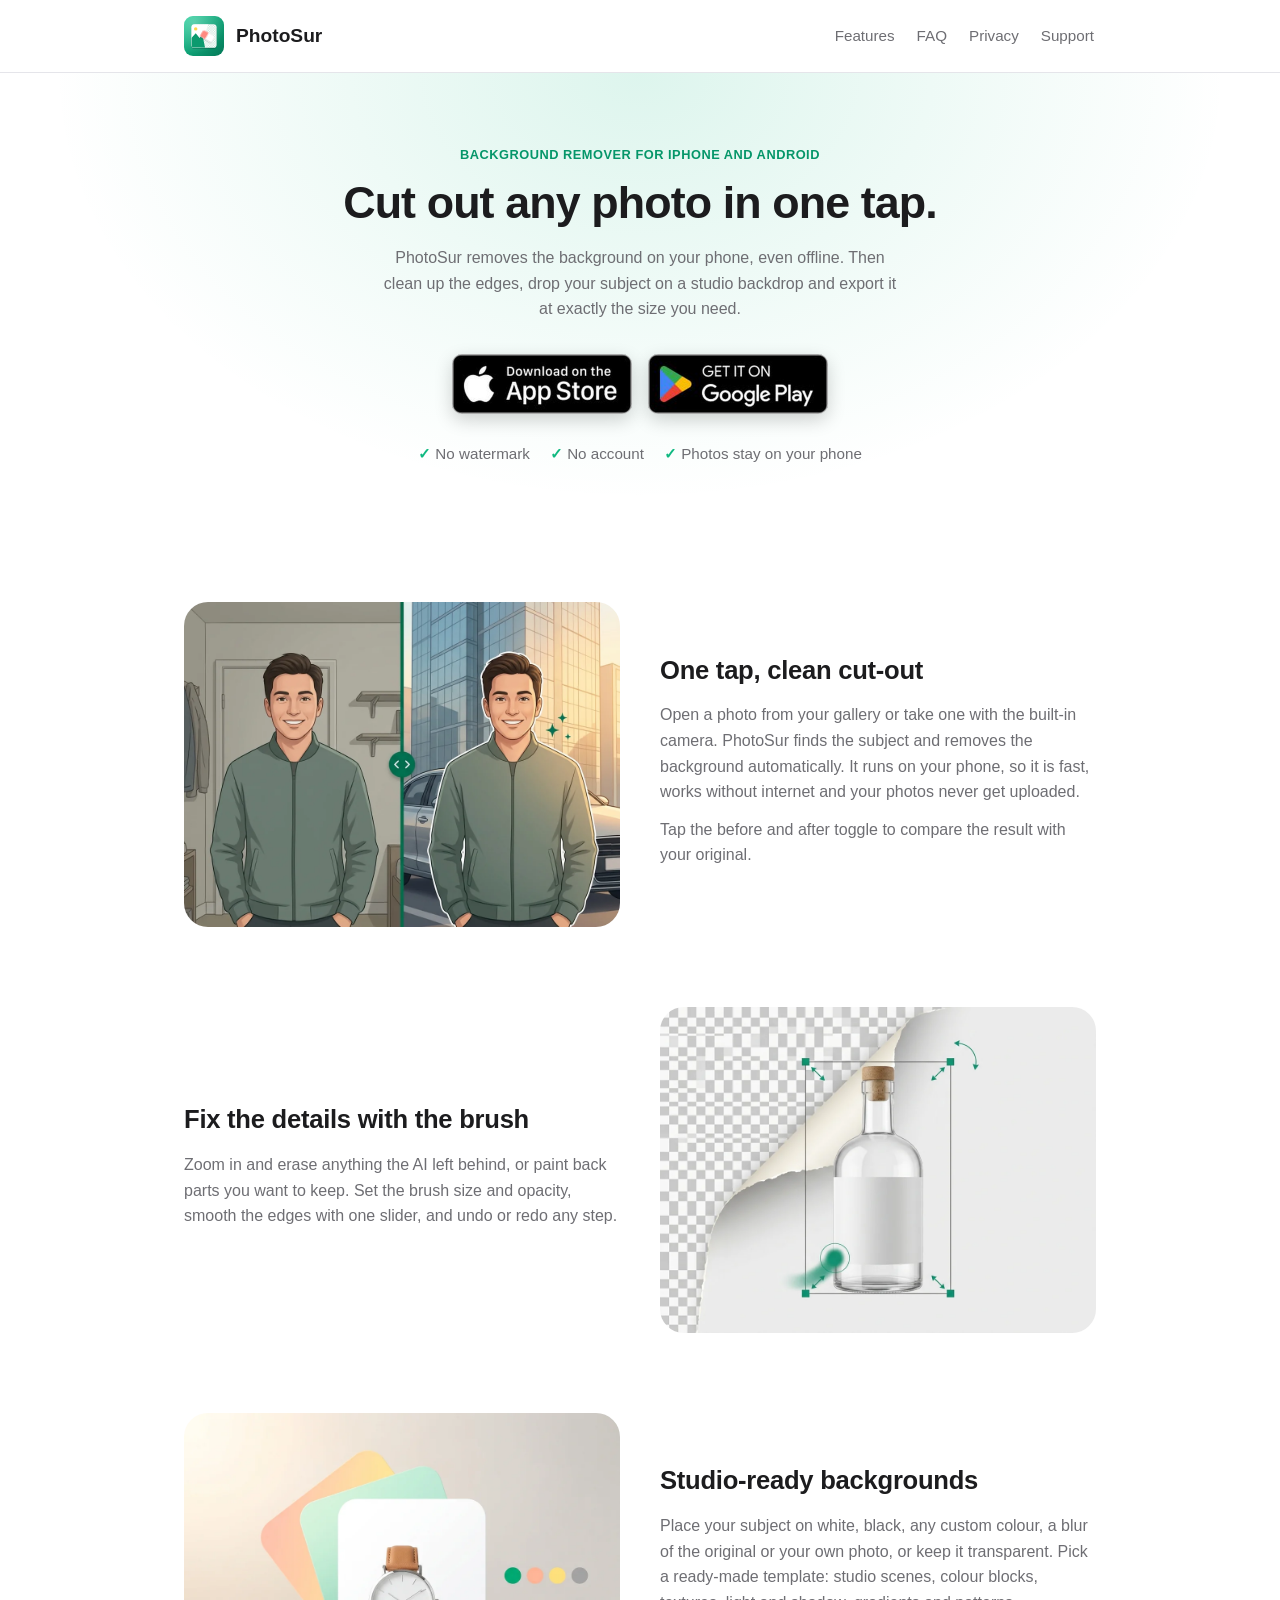
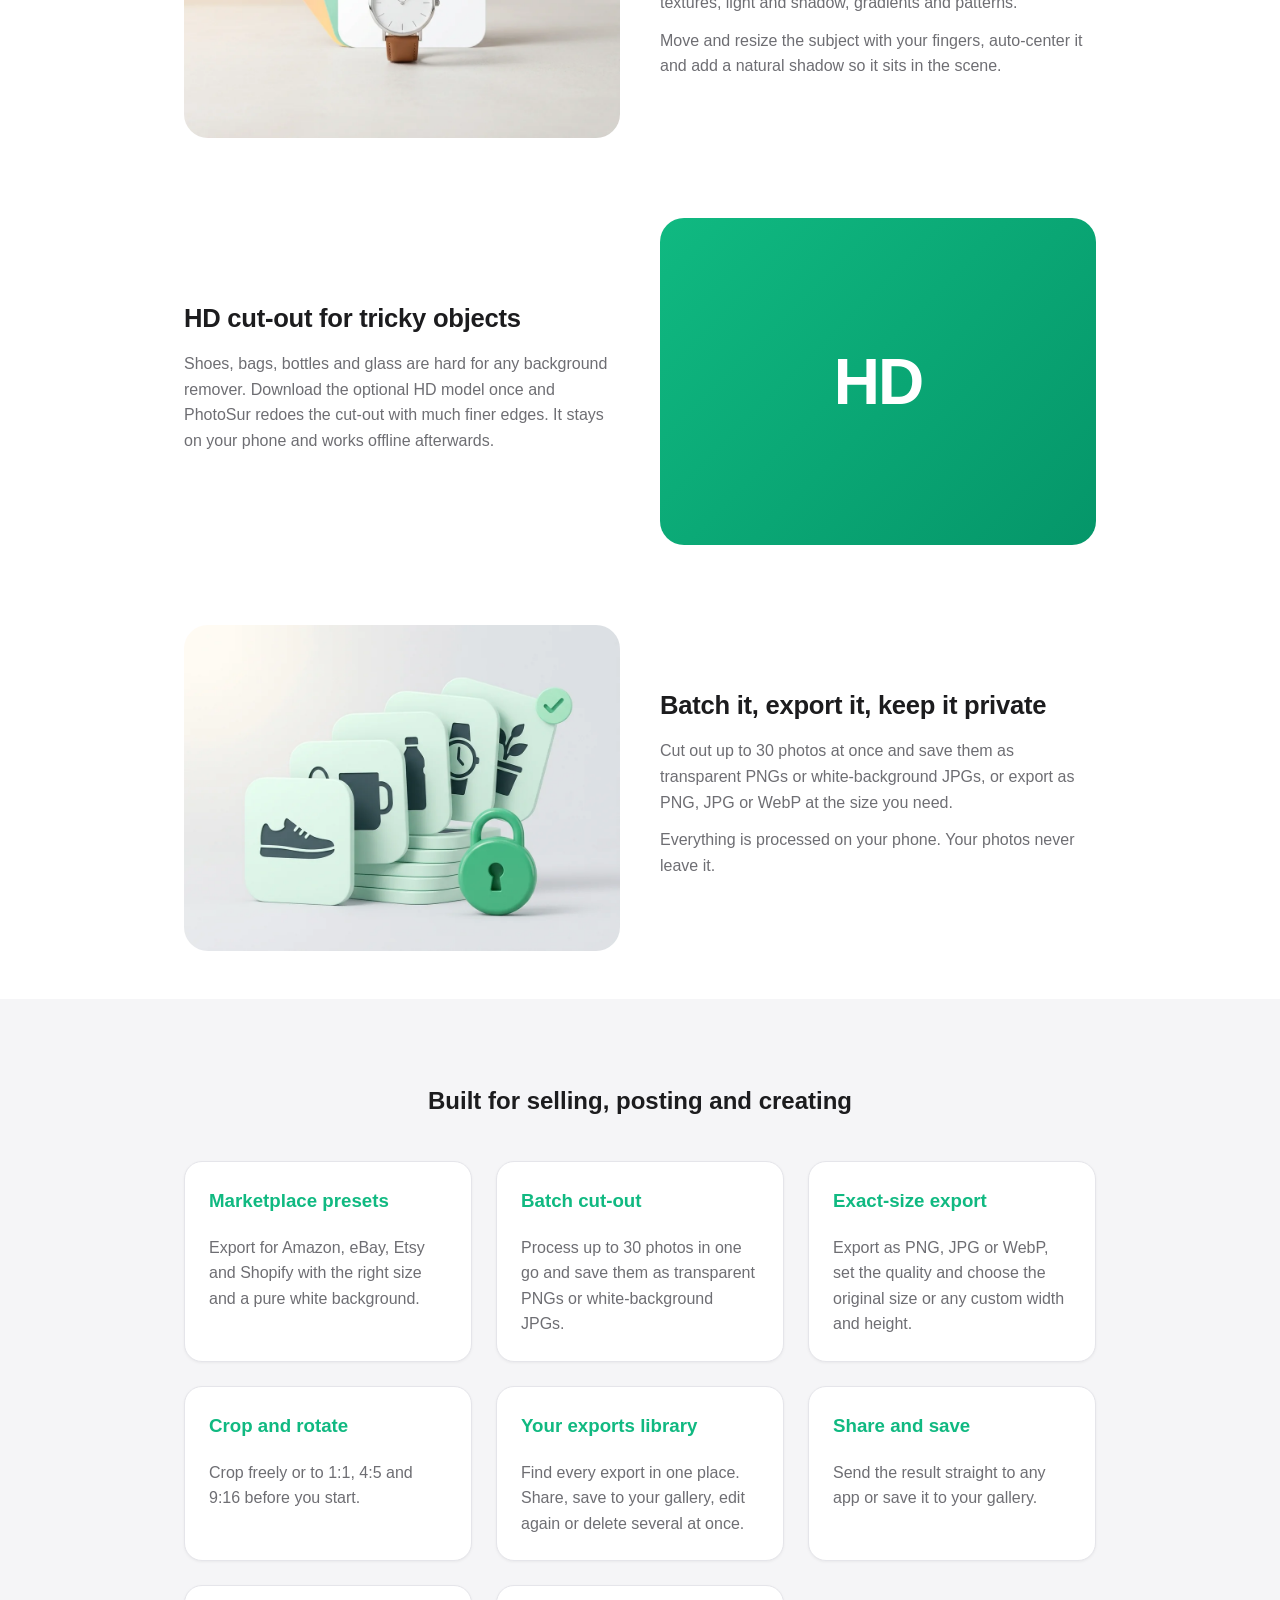
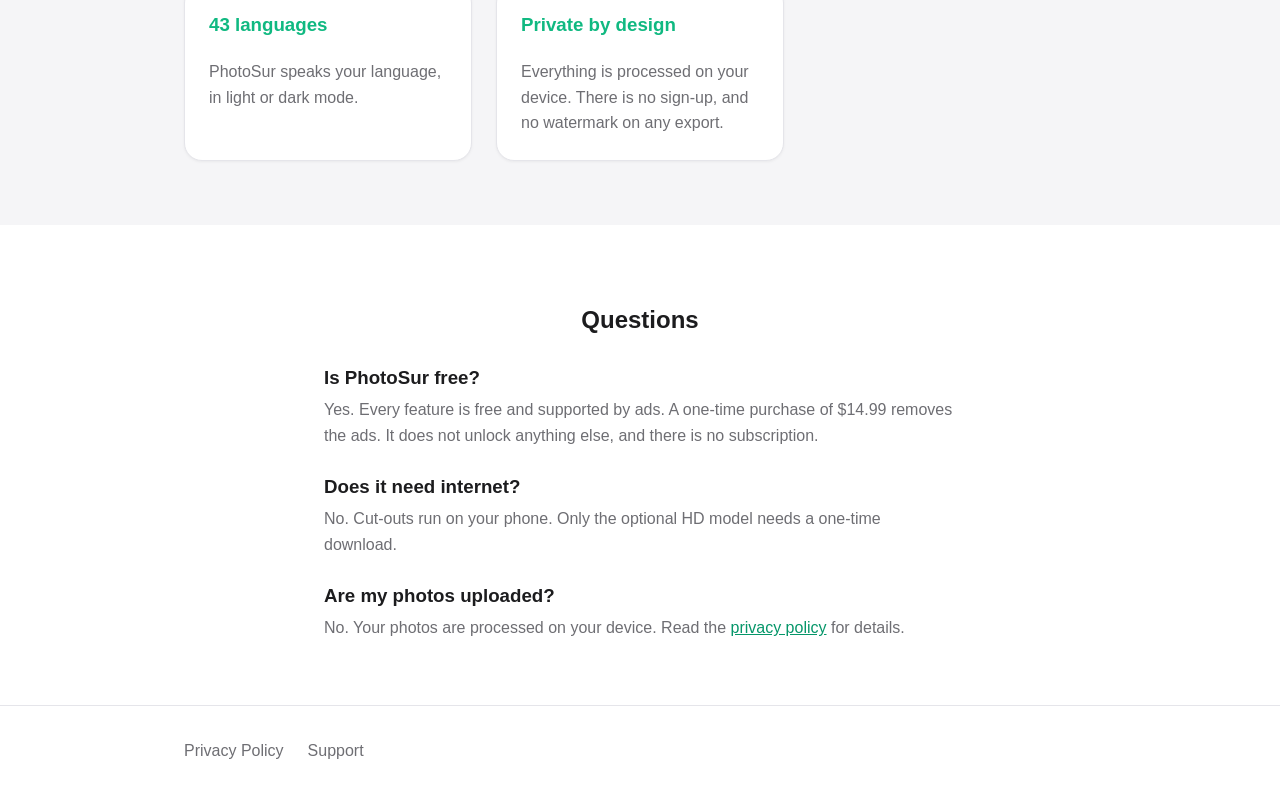
<file: website/index.html>
<!DOCTYPE html>
<html lang="en">
<head>
  <meta charset="UTF-8" />
  <meta name="viewport" content="width=device-width, initial-scale=1.0" />
  <title>PhotoSur — Remove Photo Backgrounds in One Tap</title>
  <meta name="description" content="PhotoSur removes the background from any photo in one tap, on your phone and offline. Fix edges with the brush, add studio backgrounds, cut out 30 photos at once and export to marketplace sizes. No watermark, no account." />
  <link rel="stylesheet" href="style.css" />
</head>
<body>
  <header class="site-header">
    <div class="container">
      <a class="brand-link" href="index.html" aria-label="PhotoSur home">
        <img src="assets/logo.svg" alt="PhotoSur logo" class="logo" width="40" height="40" />
        <span class="brand">PhotoSur</span>
      </a>
      <nav class="site-nav" aria-label="Main">
        <a href="index.html#features">Features</a>
        <a href="index.html#faq">FAQ</a>
        <a href="privacy.html">Privacy</a>
        <a href="support.html">Support</a>
      </nav>
    </div>
  </header>

  <main>
    <section class="hero">
      <div class="container">
        <p class="eyebrow">Background remover for iPhone and Android</p>
        <h1>Cut out any photo in one tap.</h1>
        <p class="subhead">
          PhotoSur removes the background on your phone, even offline. Then clean up the
          edges, drop your subject on a studio backdrop and export it at exactly the size
          you need.
        </p>
        <div class="store-buttons">
          <!-- Google Play link is live-ready (uses the app's package ID and
               starts working as soon as the listing is published). The App
               Store link stays a placeholder until the iOS listing exists
               (iOS App Store ID pending). -->
          <a href="[YOUR_APP_STORE_URL]" class="store-badge" aria-label="Download PhotoSur on the App Store"><img src="assets/badge-app-store.png" alt="Download on the App Store" width="180" height="60" /></a>
          <a href="https://play.google.com/store/apps/details?id=com.zdmgold.photosur" class="store-badge" aria-label="Get PhotoSur on Google Play"><img src="assets/badge-google-play.png" alt="Get it on Google Play" width="180" height="60" /></a>
        </div>
        <ul class="trust">
          <li>No watermark</li>
          <li>No account</li>
          <li>Photos stay on your phone</li>
        </ul>
      </div>
    </section>

    <section class="showcase" id="features">
      <div class="container">
        <article class="row">
          <img src="assets/feature-auto.webp" alt="A person photographed in a small room, split with the same person in front of a city street and a car: the background swapped in one tap" width="1080" height="806" loading="lazy" />
          <div>
            <h2>One tap, clean cut-out</h2>
            <p>Open a photo from your gallery or take one with the built-in camera. PhotoSur finds the subject and removes the background automatically. It runs on your phone, so it is fast, works without internet and your photos never get uploaded.</p>
            <p>Tap the before and after toggle to compare the result with your original.</p>
          </div>
        </article>

        <article class="row reverse">
          <img src="assets/feature-manual.webp" alt="A glass bottle being cut out, with a brush tool and crop handles around it" width="1080" height="806" loading="lazy" />
          <div>
            <h2>Fix the details with the brush</h2>
            <p>Zoom in and erase anything the AI left behind, or paint back parts you want to keep. Set the brush size and opacity, smooth the edges with one slider, and undo or redo any step.</p>
          </div>
        </article>

        <article class="row">
          <img src="assets/feature-studio.webp" alt="A wristwatch on a white card in front of colourful background choices" width="1080" height="806" loading="lazy" />
          <div>
            <h2>Studio-ready backgrounds</h2>
            <p>Place your subject on white, black, any custom colour, a blur of the original or your own photo, or keep it transparent. Pick a ready-made template: studio scenes, colour blocks, textures, light and shadow, gradients and patterns.</p>
            <p>Move and resize the subject with your fingers, auto-center it and add a natural shadow so it sits in the scene.</p>
          </div>
        </article>

        <article class="row reverse">
          <div class="row-icon" aria-hidden="true">HD</div>
          <div>
            <h2>HD cut-out for tricky objects</h2>
            <p>Shoes, bags, bottles and glass are hard for any background remover. Download the optional HD model once and PhotoSur redoes the cut-out with much finer edges. It stays on your phone and works offline afterwards.</p>
          </div>
        </article>

        <article class="row">
          <img src="assets/feature-batch.webp" alt="A stack of product photo cards with a padlock, for batch cut-outs that stay private" width="1080" height="806" loading="lazy" />
          <div>
            <h2>Batch it, export it, keep it private</h2>
            <p>Cut out up to 30 photos at once and save them as transparent PNGs or white-background JPGs, or export as PNG, JPG or WebP at the size you need.</p>
            <p>Everything is processed on your phone. Your photos never leave it.</p>
          </div>
        </article>
      </div>
    </section>

    <section class="features">
      <div class="container">
        <h2>Built for selling, posting and creating</h2>
        <div class="feature-grid">
          <div class="feature"><h3>Marketplace presets</h3><p>Export for Amazon, eBay, Etsy and Shopify with the right size and a pure white background.</p></div>
          <div class="feature"><h3>Batch cut-out</h3><p>Process up to 30 photos in one go and save them as transparent PNGs or white-background JPGs.</p></div>
          <div class="feature"><h3>Exact-size export</h3><p>Export as PNG, JPG or WebP, set the quality and choose the original size or any custom width and height.</p></div>
          <div class="feature"><h3>Crop and rotate</h3><p>Crop freely or to 1:1, 4:5 and 9:16 before you start.</p></div>
          <div class="feature"><h3>Your exports library</h3><p>Find every export in one place. Share, save to your gallery, edit again or delete several at once.</p></div>
          <div class="feature"><h3>Share and save</h3><p>Send the result straight to any app or save it to your gallery.</p></div>
          <div class="feature"><h3>43 languages</h3><p>PhotoSur speaks your language, in light or dark mode.</p></div>
          <div class="feature"><h3>Private by design</h3><p>Everything is processed on your device. There is no sign-up, and no watermark on any export.</p></div>
        </div>
      </div>
    </section>

    <section class="faq" id="faq">
      <div class="container">
        <h2>Questions</h2>
        <h3>Is PhotoSur free?</h3>
        <p>Yes. Every feature is free and supported by ads. A one-time purchase of $14.99 removes the ads. It does not unlock anything else, and there is no subscription.</p>
        <h3>Does it need internet?</h3>
        <p>No. Cut-outs run on your phone. Only the optional HD model needs a one-time download.</p>
        <h3>Are my photos uploaded?</h3>
        <p>No. Your photos are processed on your device. Read the <a href="privacy.html">privacy policy</a> for details.</p>
      </div>
    </section>
  </main>

  <footer class="site-footer">
    <div class="container">
      <a href="privacy.html">Privacy Policy</a>
      <a href="support.html">Support</a>
    </div>
  </footer>
</body>
</html>
</file>
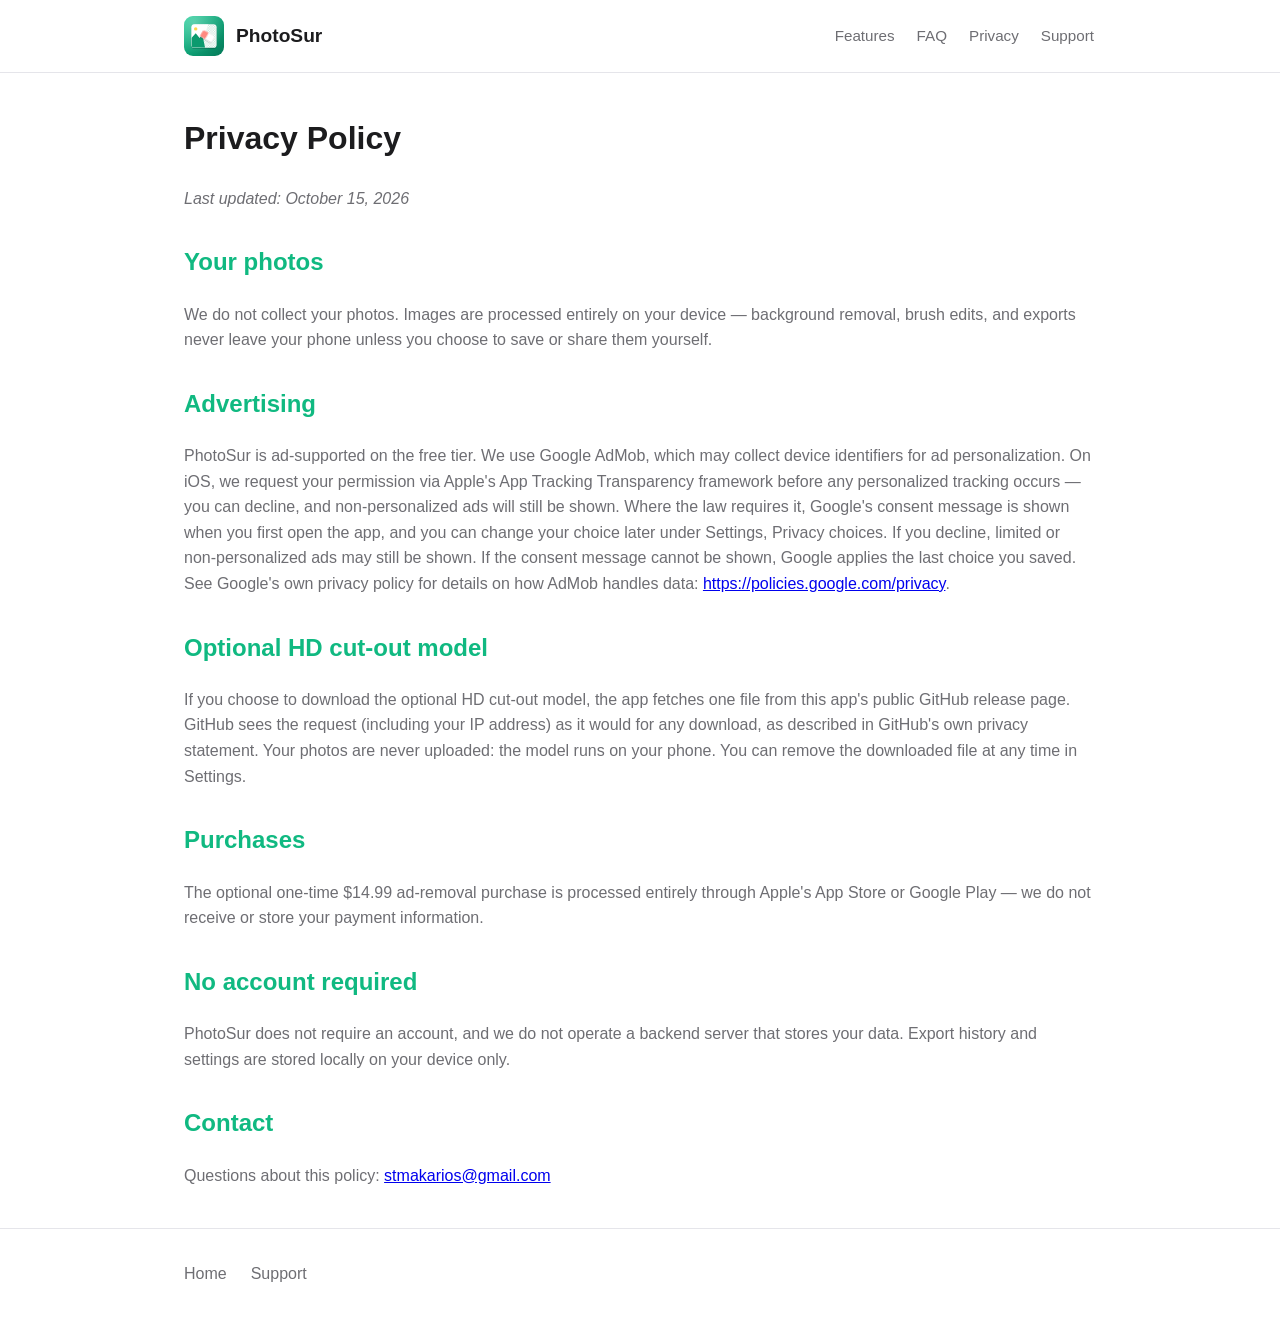
<file: website/privacy.html>
<!DOCTYPE html>
<html lang="en">
<head>
  <meta charset="UTF-8" />
  <meta name="viewport" content="width=device-width, initial-scale=1.0" />
  <title>Privacy Policy — PhotoSur</title>
  <link rel="stylesheet" href="style.css" />
</head>
<body>
  <header class="site-header">
    <div class="container">
      <a class="brand-link" href="index.html" aria-label="PhotoSur home">
        <img src="assets/logo.svg" alt="PhotoSur logo" class="logo" width="40" height="40" />
        <span class="brand">PhotoSur</span>
      </a>
      <nav class="site-nav" aria-label="Main">
        <a href="index.html#features">Features</a>
        <a href="index.html#faq">FAQ</a>
        <a href="privacy.html">Privacy</a>
        <a href="support.html">Support</a>
      </nav>
    </div>
  </header>

  <main class="container legal">
    <h1>Privacy Policy</h1>
    <p><em>Last updated: October 15, 2026</em></p>

    <h2>Your photos</h2>
    <p>
      We do not collect your photos. Images are processed entirely on
      your device — background removal, brush edits, and exports never
      leave your phone unless you choose to save or share them yourself.
    </p>

    <h2>Advertising</h2>
    <p>
      PhotoSur is ad-supported on the free tier. We use Google
      AdMob, which may collect device identifiers for ad personalization.
      On iOS, we request your permission via Apple's App Tracking
      Transparency framework before any personalized tracking occurs —
      you can decline, and non-personalized ads will still be shown.
      Where the law requires it, Google's consent message is shown when
      you first open the app, and you can change your choice later under
      Settings, Privacy choices. If you decline, limited or
      non-personalized ads may still be shown. If the consent message
      cannot be shown, Google applies the last choice you saved.
      See Google's own privacy policy for details on how AdMob handles
      data: <a href="https://policies.google.com/privacy">https://policies.google.com/privacy</a>.
    </p>

    <h2>Optional HD cut-out model</h2>
    <p>
      If you choose to download the optional HD cut-out model, the app
      fetches one file from this app's public GitHub release page. GitHub
      sees the request (including your IP address) as it would for any
      download, as described in GitHub's own privacy statement. Your photos
      are never uploaded: the model runs on your phone. You can remove the
      downloaded file at any time in Settings.
    </p>

    <h2>Purchases</h2>
    <p>
      The optional one-time $14.99 ad-removal purchase is processed
      entirely through Apple's App Store or Google Play — we do not
      receive or store your payment information.
    </p>

    <h2>No account required</h2>
    <p>
      PhotoSur does not require an account, and we do not operate
      a backend server that stores your data. Export history and
      settings are stored locally on your device only.
    </p>

    <h2>Contact</h2>
    <p>
      Questions about this policy: <a href="mailto:stmakarios@gmail.com">stmakarios@gmail.com</a>
    </p>
  </main>

  <footer class="site-footer">
    <div class="container">
      <a href="index.html">Home</a>
      <a href="support.html">Support</a>
    </div>
  </footer>
</body>
</html>
</file>
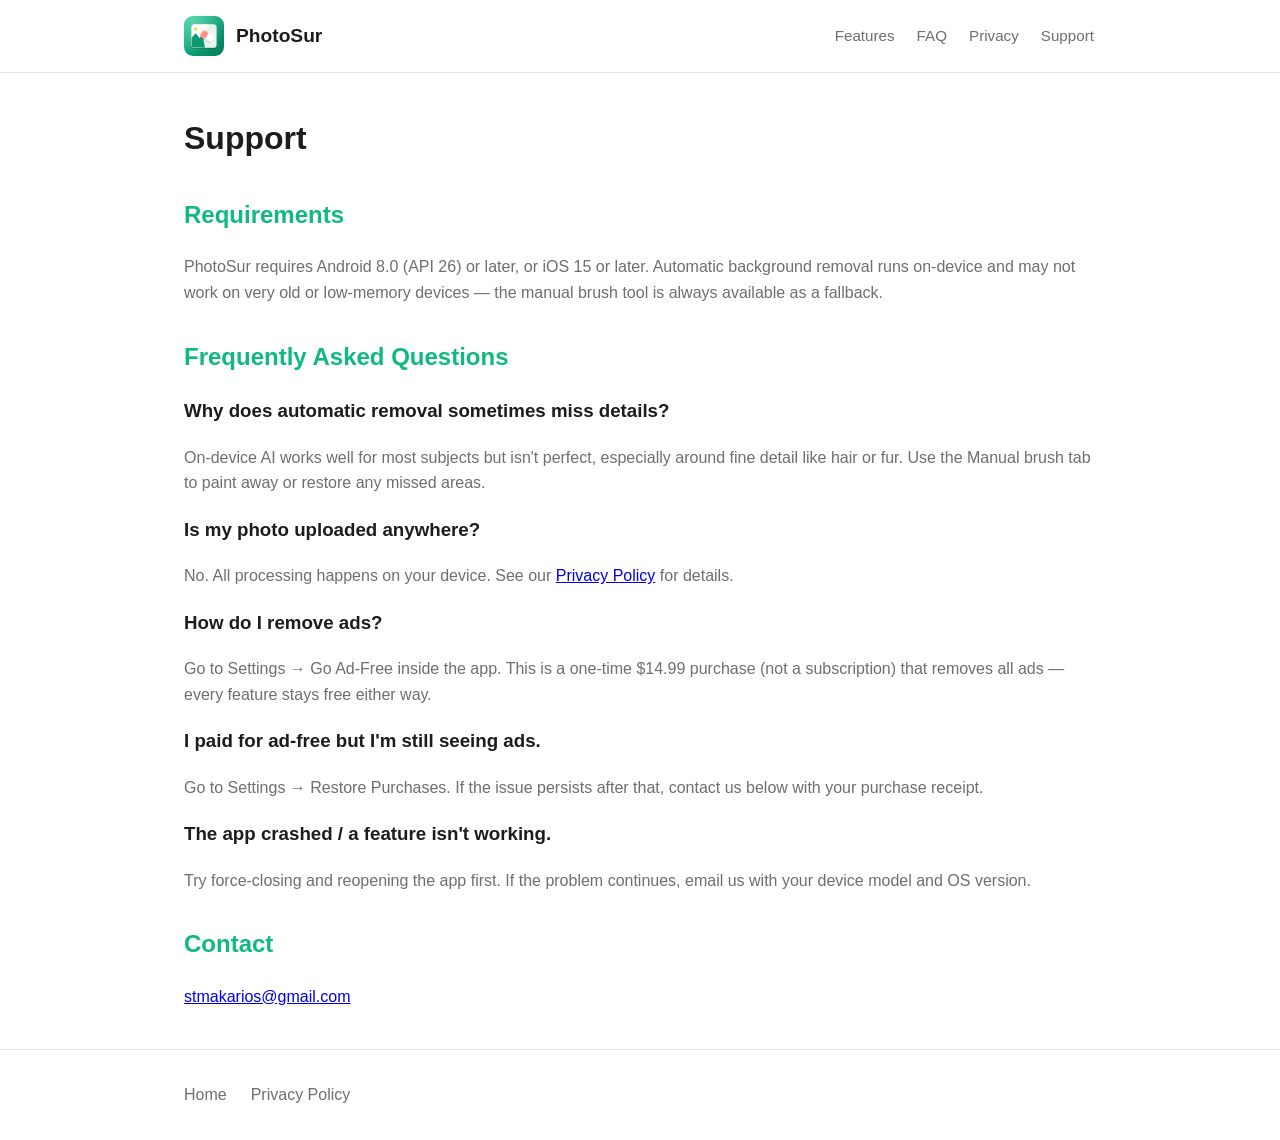
<file: website/support.html>
<!DOCTYPE html>
<html lang="en">
<head>
  <meta charset="UTF-8" />
  <meta name="viewport" content="width=device-width, initial-scale=1.0" />
  <title>Support — PhotoSur</title>
  <link rel="stylesheet" href="style.css" />
</head>
<body>
  <header class="site-header">
    <div class="container">
      <a class="brand-link" href="index.html" aria-label="PhotoSur home">
        <img src="assets/logo.svg" alt="PhotoSur logo" class="logo" width="40" height="40" />
        <span class="brand">PhotoSur</span>
      </a>
      <nav class="site-nav" aria-label="Main">
        <a href="index.html#features">Features</a>
        <a href="index.html#faq">FAQ</a>
        <a href="privacy.html">Privacy</a>
        <a href="support.html">Support</a>
      </nav>
    </div>
  </header>

  <main class="container legal">
    <h1>Support</h1>

    <h2>Requirements</h2>
    <p>
      PhotoSur requires Android 8.0 (API 26) or later, or iOS 15 or
      later. Automatic background removal runs on-device and may not
      work on very old or low-memory devices — the manual brush tool is
      always available as a fallback.
    </p>

    <h2>Frequently Asked Questions</h2>

    <h3>Why does automatic removal sometimes miss details?</h3>
    <p>
      On-device AI works well for most subjects but isn't perfect,
      especially around fine detail like hair or fur. Use the Manual
      brush tab to paint away or restore any missed areas.
    </p>

    <h3>Is my photo uploaded anywhere?</h3>
    <p>
      No. All processing happens on your device. See our
      <a href="privacy.html">Privacy Policy</a> for details.
    </p>

    <h3>How do I remove ads?</h3>
    <p>
      Go to Settings → Go Ad-Free inside the app. This is a one-time $14.99
      purchase (not a subscription) that removes all ads — every feature
      stays free either way.
    </p>

    <h3>I paid for ad-free but I'm still seeing ads.</h3>
    <p>
      Go to Settings → Restore Purchases. If the issue persists after
      that, contact us below with your purchase receipt.
    </p>

    <h3>The app crashed / a feature isn't working.</h3>
    <p>
      Try force-closing and reopening the app first. If the problem
      continues, email us with your device model and OS version.
    </p>

    <h2>Contact</h2>
    <p><a href="mailto:stmakarios@gmail.com">stmakarios@gmail.com</a></p>
  </main>

  <footer class="site-footer">
    <div class="container">
      <a href="index.html">Home</a>
      <a href="privacy.html">Privacy Policy</a>
    </div>
  </footer>
</body>
</html>
</file>
<file: website/style.css>
:root {
  /* Tokens mirror Section 7 of the build plan exactly (light mode). */
  --accent: #10B981;
  --accent-dim: #059669;
  --bg-primary: #FFFFFF;
  --bg-secondary: #F5F5F7;
  --bg-tertiary: #E8E8ED;
  --text-primary: #1C1C1E;
  --text-secondary: #6E6E73;
  --text-tertiary: #A1A1AA;
  --border-subtle: #E5E5EA;
  --border-focus: #10B981;
}

@media (prefers-color-scheme: dark) {
  :root {
    --accent: #34D399;
    --accent-dim: #10B981;
    --bg-primary: #0F0F11;
    --bg-secondary: #1A1A1E;
    --bg-tertiary: #232329;
    --text-primary: #F0F0F5;
    --text-secondary: #8A8A95;
    --text-tertiary: #52525B;
    --border-subtle: #2A2A30;
    --border-focus: #34D399;
  }
}

* { box-sizing: border-box; }

body {
  margin: 0;
  font-family: -apple-system, BlinkMacSystemFont, "Segoe UI", Roboto, sans-serif;
  background: var(--bg-primary);
  color: var(--text-primary);
  line-height: 1.6;
}

.container {
  max-width: 960px;
  margin: 0 auto;
  padding: 0 24px;
}

.site-header {
  padding: 16px 0;
  position: sticky; top: 0; z-index: 10;
  background: color-mix(in srgb, var(--bg-primary) 85%, transparent);
  backdrop-filter: saturate(180%) blur(14px);
  border-bottom: 1px solid var(--border-subtle);
}
.site-header .container { display: flex; align-items: center; gap: 12px 20px; flex-wrap: wrap; }
.brand-link { display: inline-flex; align-items: center; gap: 12px; color: inherit; text-decoration: none; }
.site-nav { display: flex; gap: 6px 18px; flex-wrap: wrap; margin-left: auto; font-size: 0.95rem; }
.site-nav a { color: var(--text-secondary); text-decoration: none; padding: 6px 2px; }
.site-nav a:hover { color: var(--text-primary); }
.site-nav a:focus-visible, .brand-link:focus-visible { outline: 3px solid var(--border-focus); outline-offset: 3px; border-radius: 6px; }
html { scroll-behavior: smooth; }
#features, #faq { scroll-margin-top: 80px; }
@media (max-width: 520px) { .site-nav { margin-left: 0; width: 100%; justify-content: space-between; } }
.brand { font-weight: 700; font-size: 1.2rem; }

.hero { padding: 72px 0; text-align: center; background: radial-gradient(ellipse at top, rgba(16,185,129,0.14), transparent 65%); }
.hero h1 { font-size: clamp(1.9rem, 5vw, 2.8rem); line-height: 1.15; letter-spacing: -0.02em; max-width: 680px; margin: 0 auto 16px; }
.subhead { color: var(--text-secondary); max-width: 520px; margin: 0 auto 32px; }

.store-buttons { display: flex; gap: 16px; justify-content: center; flex-wrap: wrap; }
.store-badge {
  display: inline-block;
  line-height: 0;
  border-radius: 10px;
  box-shadow: 0 6px 18px rgba(0, 0, 0, 0.18);
  transition: transform 0.15s ease, box-shadow 0.15s ease;
}
.store-badge img { display: block; width: 180px; height: 60px; border-radius: 10px; }
.store-badge:hover { transform: translateY(-2px); box-shadow: 0 10px 24px rgba(0, 0, 0, 0.24); }
.store-badge:focus-visible { outline: 3px solid var(--border-focus); outline-offset: 3px; }

.eyebrow { color: var(--accent-dim); font-weight: 600; letter-spacing: 0.04em; text-transform: uppercase; font-size: 0.8rem; margin: 0 0 12px; }
.trust { list-style: none; display: flex; gap: 8px 20px; justify-content: center; flex-wrap: wrap; padding: 0; margin: 28px 0 0; color: var(--text-secondary); font-size: 0.95rem; }
.trust li::before { content: "\2713\00a0"; color: var(--accent); font-weight: 700; }

.showcase { padding: 24px 0 8px; }
.row { display: grid; grid-template-columns: 1fr 1fr; gap: 40px; align-items: center; padding: 40px 0; }
.row.reverse > :first-child { order: 2; }
.row img { width: 100%; height: auto; border-radius: 24px; }
.row h2 { margin: 0 0 12px; font-size: 1.6rem; letter-spacing: -0.01em; }
.row p { color: var(--text-secondary); margin: 0 0 12px; }
.row-icon { aspect-ratio: 4 / 3; display: flex; align-items: center; justify-content: center; border-radius: 24px; font-size: 4rem; font-weight: 800; letter-spacing: -0.03em; color: #FFFFFF; background: linear-gradient(135deg, var(--accent), var(--accent-dim)); }
@media (max-width: 720px) {
  .row { grid-template-columns: 1fr; gap: 20px; padding: 28px 0; }
  .row.reverse > :first-child { order: 0; }
}

.faq { padding: 56px 0 24px; }
.faq h2 { text-align: center; margin-bottom: 24px; }
.faq .container { max-width: 680px; }
.faq h3 { margin: 24px 0 4px; }
.faq p { color: var(--text-secondary); margin: 0; }
.faq a { color: var(--accent-dim); }

.features { background: var(--bg-secondary); padding: 64px 0; }
.features h2 { text-align: center; margin-bottom: 40px; }
.feature-grid {
  display: grid;
  grid-template-columns: repeat(auto-fit, minmax(220px, 1fr));
  gap: 24px;
}
.feature { background: var(--bg-primary); padding: 24px; border-radius: 18px; border: 1px solid var(--border-subtle); box-shadow: 0 1px 3px rgba(0,0,0,0.05); transition: transform 0.15s ease, box-shadow 0.15s ease; }
.feature:hover { transform: translateY(-2px); box-shadow: 0 8px 22px rgba(0,0,0,0.08); }
.feature h3 { margin-top: 0; color: var(--accent); }
.feature p { color: var(--text-secondary); margin-bottom: 0; }


.legal h1 { margin-top: 40px; }
.legal h2 { color: var(--accent); margin-top: 32px; }
.legal p { color: var(--text-secondary); }

.site-footer {
  border-top: 1px solid var(--border-subtle);
  padding: 32px 0;
  margin-top: 40px;
}
.site-footer .container { display: flex; gap: 24px; }
.site-footer a { color: var(--text-secondary); text-decoration: none; }
.site-footer a:hover { color: var(--accent); }
</file>
